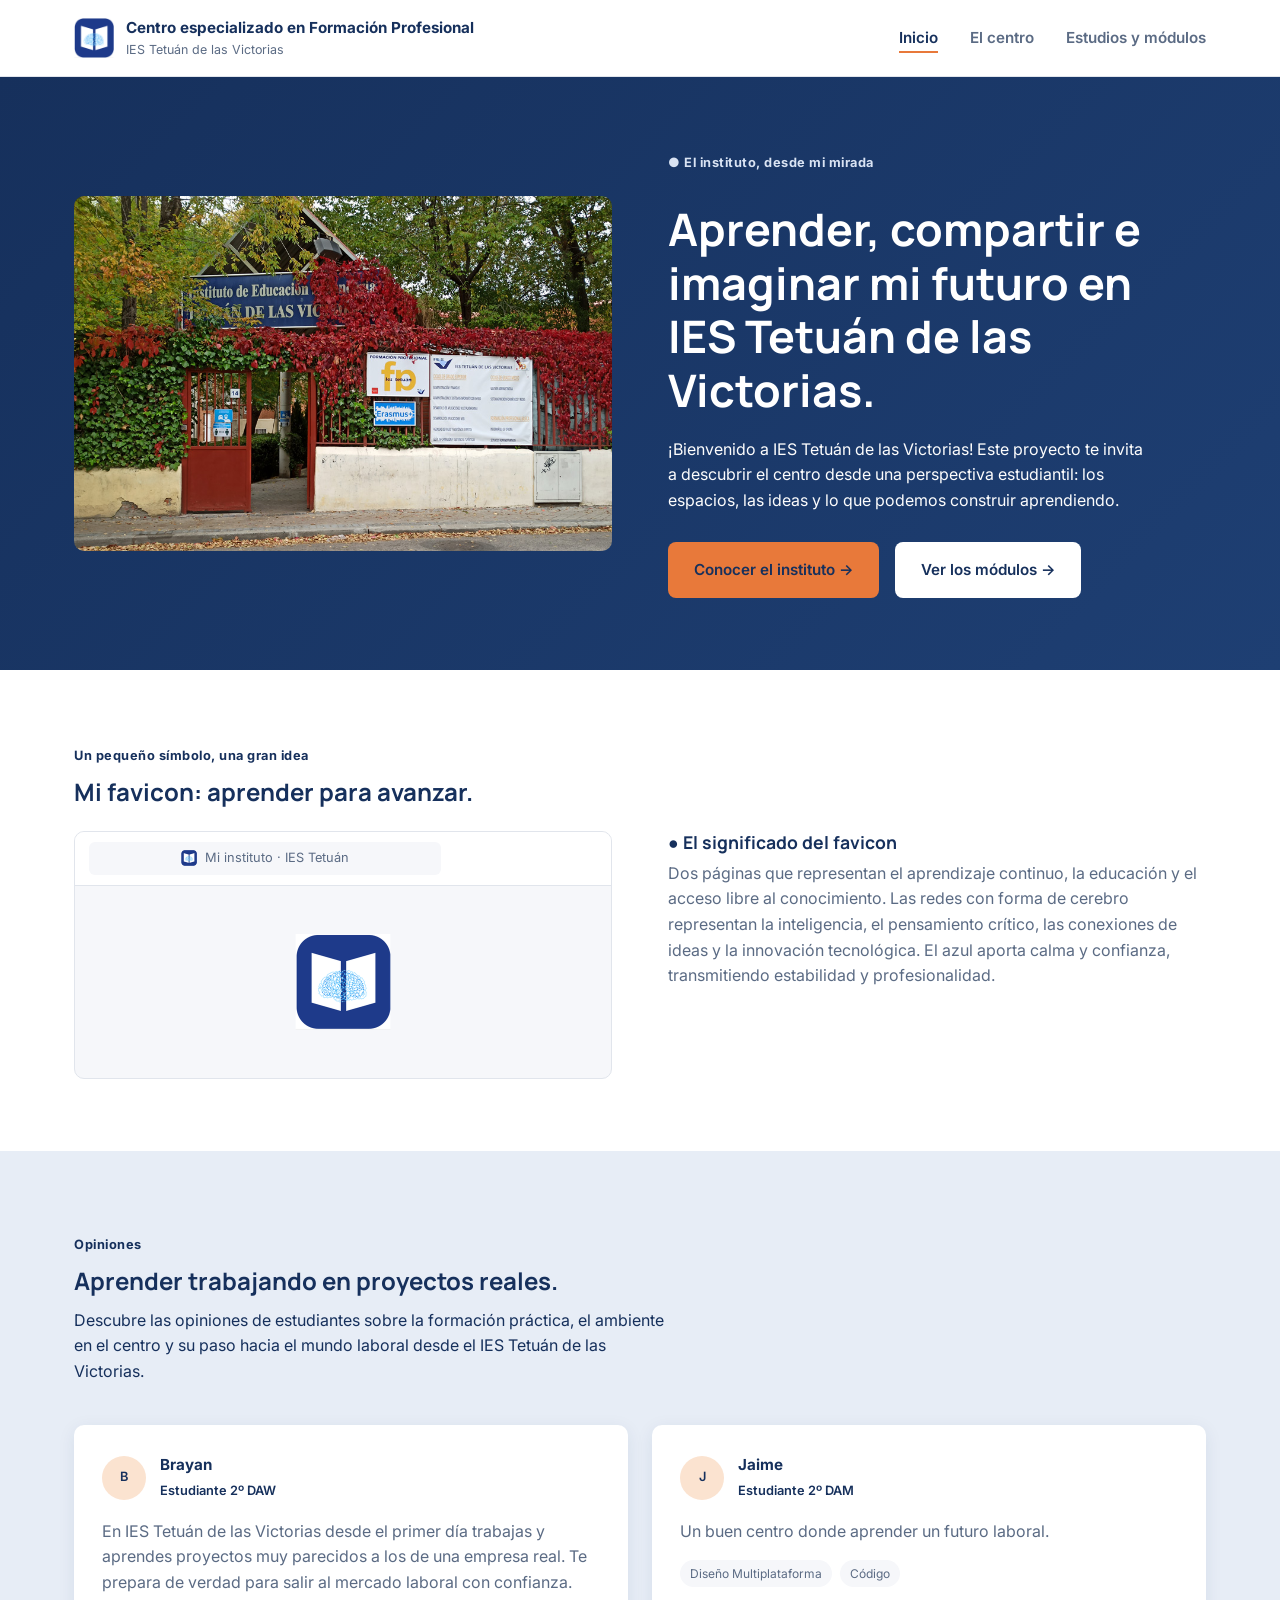
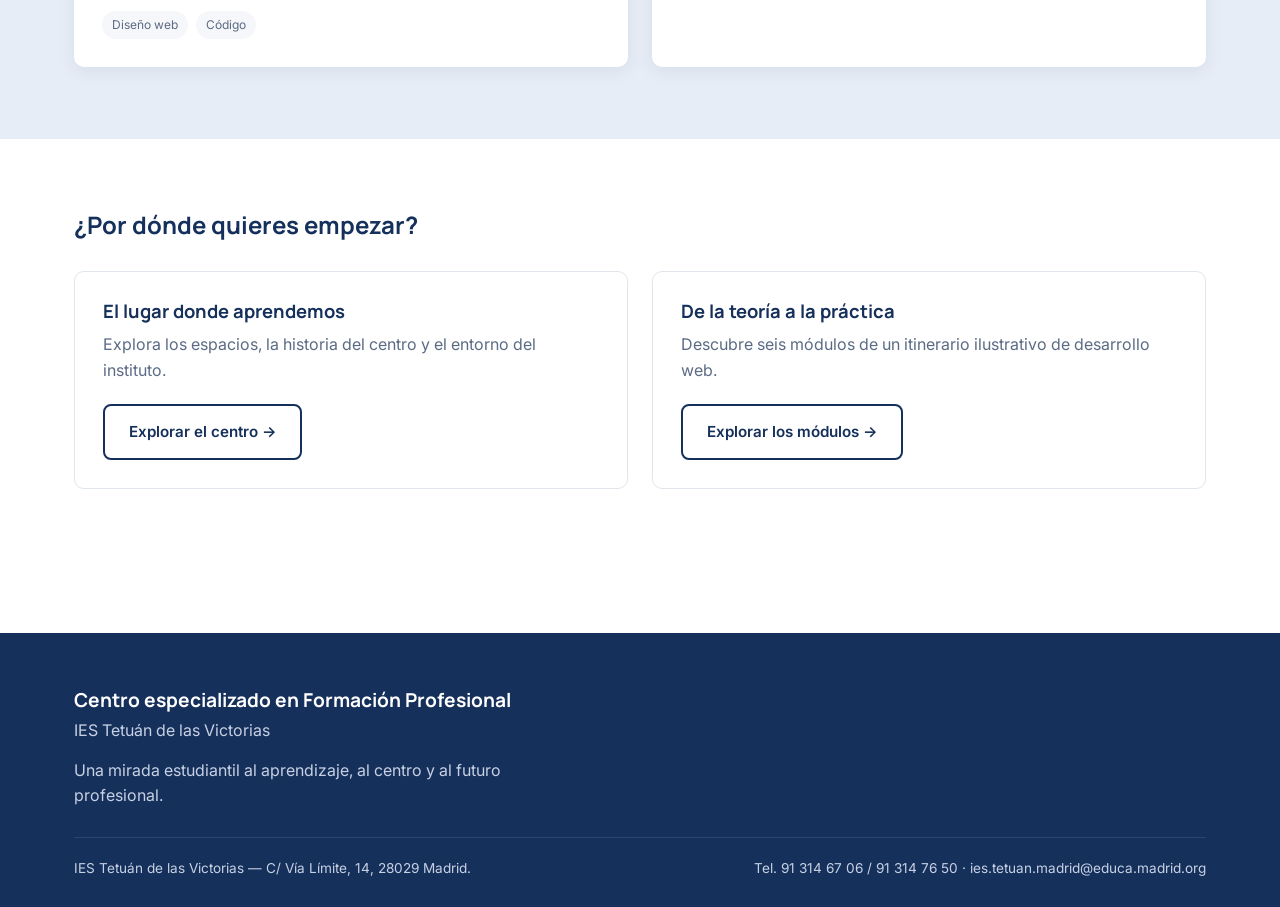
<file: ies-tetuan/index.html>
<!DOCTYPE html>
<html lang="es">
<head>
  <meta charset="UTF-8">
  <meta name="viewport" content="width=device-width, initial-scale=1.0">
  <title>Mi instituto IES Tetuán de las Victorias | Inicio</title>

  <!-- Favicon personalizado con el libro y cerebro -->
  <link rel="icon" href="img/favicon.ico" sizes="any">
  <link rel="icon" type="image/png" sizes="16x16" href="img/favicon-16x16.png">
  <link rel="icon" type="image/png" sizes="32x32" href="img/favicon-32x32.png">

  <link rel="preconnect" href="https://fonts.googleapis.com">
  <link href="https://fonts.googleapis.com/css2?family=Inter:wght@400;500;600&family=Manrope:wght@700;800&display=swap" rel="stylesheet">

  <link rel="stylesheet" href="css/style.css">
</head>
<body>

  <!-- Menu superior y logo -->
  <header class="cabecera">
    <div class="contenedor">
      <a href="index.html" class="marca">
        <img src="img/icon-192.png" alt="Icono del sitio: libro abierto con red de ideas">
        <span class="marca__texto">
          <strong>Centro especializado en Formación Profesional</strong>
          <span>IES Tetuán de las Victorias</span>
        </span>
      </a>

      <nav class="nav-principal" aria-label="Navegación principal">
        <ul>
          <li><a href="index.html" aria-current="page">Inicio</a></li>
          <li><a href="centro.html">El centro</a></li>
          <li><a href="estudios.html">Estudios y módulos</a></li>
        </ul>
      </nav>

      <button class="menu-movil" aria-label="Abrir menú de navegación">☰ </button>
    </div>
  </header>

  <main>

    <!-- primeraseccion -->
    <section class="primeraseccion">
      <div class="contenedor">

        <div class="primeraseccion__imagen">
          <img src="img/ies.jpg" alt="Entrada del IES Tetuán de las Victorias" class="primeraseccion__foto">
        </div>

        <div class="primeraseccion__texto">
          <p class="etiqueta">● El instituto, desde mi mirada</p>
          <h1>Aprender, compartir e imaginar mi futuro en IES Tetuán de las Victorias.</h1>
          <p>¡Bienvenido a IES Tetuán de las Victorias! Este proyecto te invita a descubrir el centro desde una perspectiva estudiantil: los espacios, las ideas y lo que podemos construir aprendiendo.</p>

          <div class="primeraseccion__botones">
            <a href="centro.html" class="boton boton--principal">Conocer el instituto →</a>
            <a href="estudios.html" class="boton boton--secundario">Ver los módulos →</a>
          </div>
        </div>

      </div>
    </section>

    <!-- favicon explicado-->

    <section class="favicon-destacado seccion">
      <div class="contenedor">

        <div class="favicon-destacado__vista">
          <p class="etiqueta" style="color:var(--color-azul-oscuro);">Un pequeño símbolo, una gran idea</p>
          <h2 style="margin-bottom:24px;">Mi favicon: aprender para avanzar.</h2>

          <div class="navegador-simulado">
            <div class="navegador-simulado__barra">
              <span class="navegador-simulado__pestaña">
                <img src="img/favicon-32x32.png" alt="">
                Mi instituto · IES Tetuán
              </span>
            </div>
            <div class="navegador-simulado__lienzo">
              <img src="img/icon-192.png" alt="Favicon diseñado por el alumno: libro abierto con una red de ideas en azul">
            </div>
          </div>
        </div>

        <div class="favicon-destacado__info">
          <h3>● El significado del favicon</h3>
          <p>Dos páginas que representan el aprendizaje continuo, la educación y el acceso libre al conocimiento. Las redes con forma de cerebro representan la inteligencia, el pensamiento crítico, las conexiones de ideas y la innovación tecnológica. El azul aporta calma y confianza, transmitiendo estabilidad y profesionalidad.</p>
        </div>

      </div>
    </section>

    <!-- Opiniones de compañeros -->
    <section class="opiniones seccion">
      <div class="contenedor">

        <div class="opiniones__cabecera">
          <p class="etiqueta">Opiniones</p>
          <h2>Aprender trabajando en proyectos reales.</h2>
          <p>Descubre las opiniones de estudiantes sobre la formación práctica, el ambiente en el centro y su paso hacia el mundo laboral desde el IES Tetuán de las Victorias.</p>
        </div>

        <ul class="opiniones__lista">
          <li class="tarjeta-opinion">
            <div class="tarjeta-opinion__autor">
              <span class="tarjeta-opinion__avatar" aria-hidden="true">B</span>
              <div>
                <strong>Brayan</strong>
                <span>Estudiante 2º DAW</span>
              </div>
            </div>
            <p>En IES Tetuán de las Victorias desde el primer día trabajas y aprendes proyectos muy parecidos a los de una empresa real. Te prepara de verdad para salir al mercado laboral con confianza.</p>
            <div class="tarjeta-opinion__temas">
              <span>Diseño web</span>
              <span>Código</span>
            </div>
          </li>

          <li class="tarjeta-opinion">
            <div class="tarjeta-opinion__autor">
              <span class="tarjeta-opinion__avatar" aria-hidden="true">J</span>
              <div>
                <strong>Jaime</strong>
                <span>Estudiante 2º DAM</span>
              </div>
            </div>
            <p>Un buen centro donde aprender un futuro laboral.</p>
            <div class="tarjeta-opinion__temas">
              <span>Diseño Multiplataforma</span>
              <span>Código</span>
            </div>
          </li>
        </ul>

      </div>
    </section>

    <!-- Enlaces a las demás páginas -->
    <section class="cta-dobles seccion">
      <div class="contenedor">
        <h2 style="margin-bottom:32px;">¿Por dónde quieres empezar?</h2>

        <div class="cta-dobles__lista">
          <article class="tarjeta-cta">
            <h3>El lugar donde aprendemos</h3>
            <p>Explora los espacios, la historia del centro y el entorno del instituto.</p>
            <a href="centro.html" class="boton boton--contorno">Explorar el centro →</a>
          </article>

          <article class="tarjeta-cta">
            <h3>De la teoría a la práctica</h3>
            <p>Descubre seis módulos de un itinerario ilustrativo de desarrollo web.</p>
            <a href="estudios.html" class="boton boton--contorno">Explorar los módulos →</a>
          </article>
        </div>
      </div>
    </section>

  </main>

  <!-- Pie de página con datos -->
  <footer class="pie">
    <div class="contenedor">
      <h2>Centro especializado en Formación Profesional</h2>
      <p>IES Tetuán de las Victorias</p>
      <p class="pie__descripcion">Una mirada estudiantil al aprendizaje, al centro y al futuro profesional.</p>
      <hr class="pie__linea">
      <div class="pie__contacto">
        <span>IES Tetuán de las Victorias — C/ Vía Límite, 14, 28029 Madrid.</span>
        <span>Tel. 91 314 67 06 / 91 314 76 50 · ies.tetuan.madrid@educa.madrid.org</span>
      </div>
    </div>
  </footer>

</body>
</html>
</file>
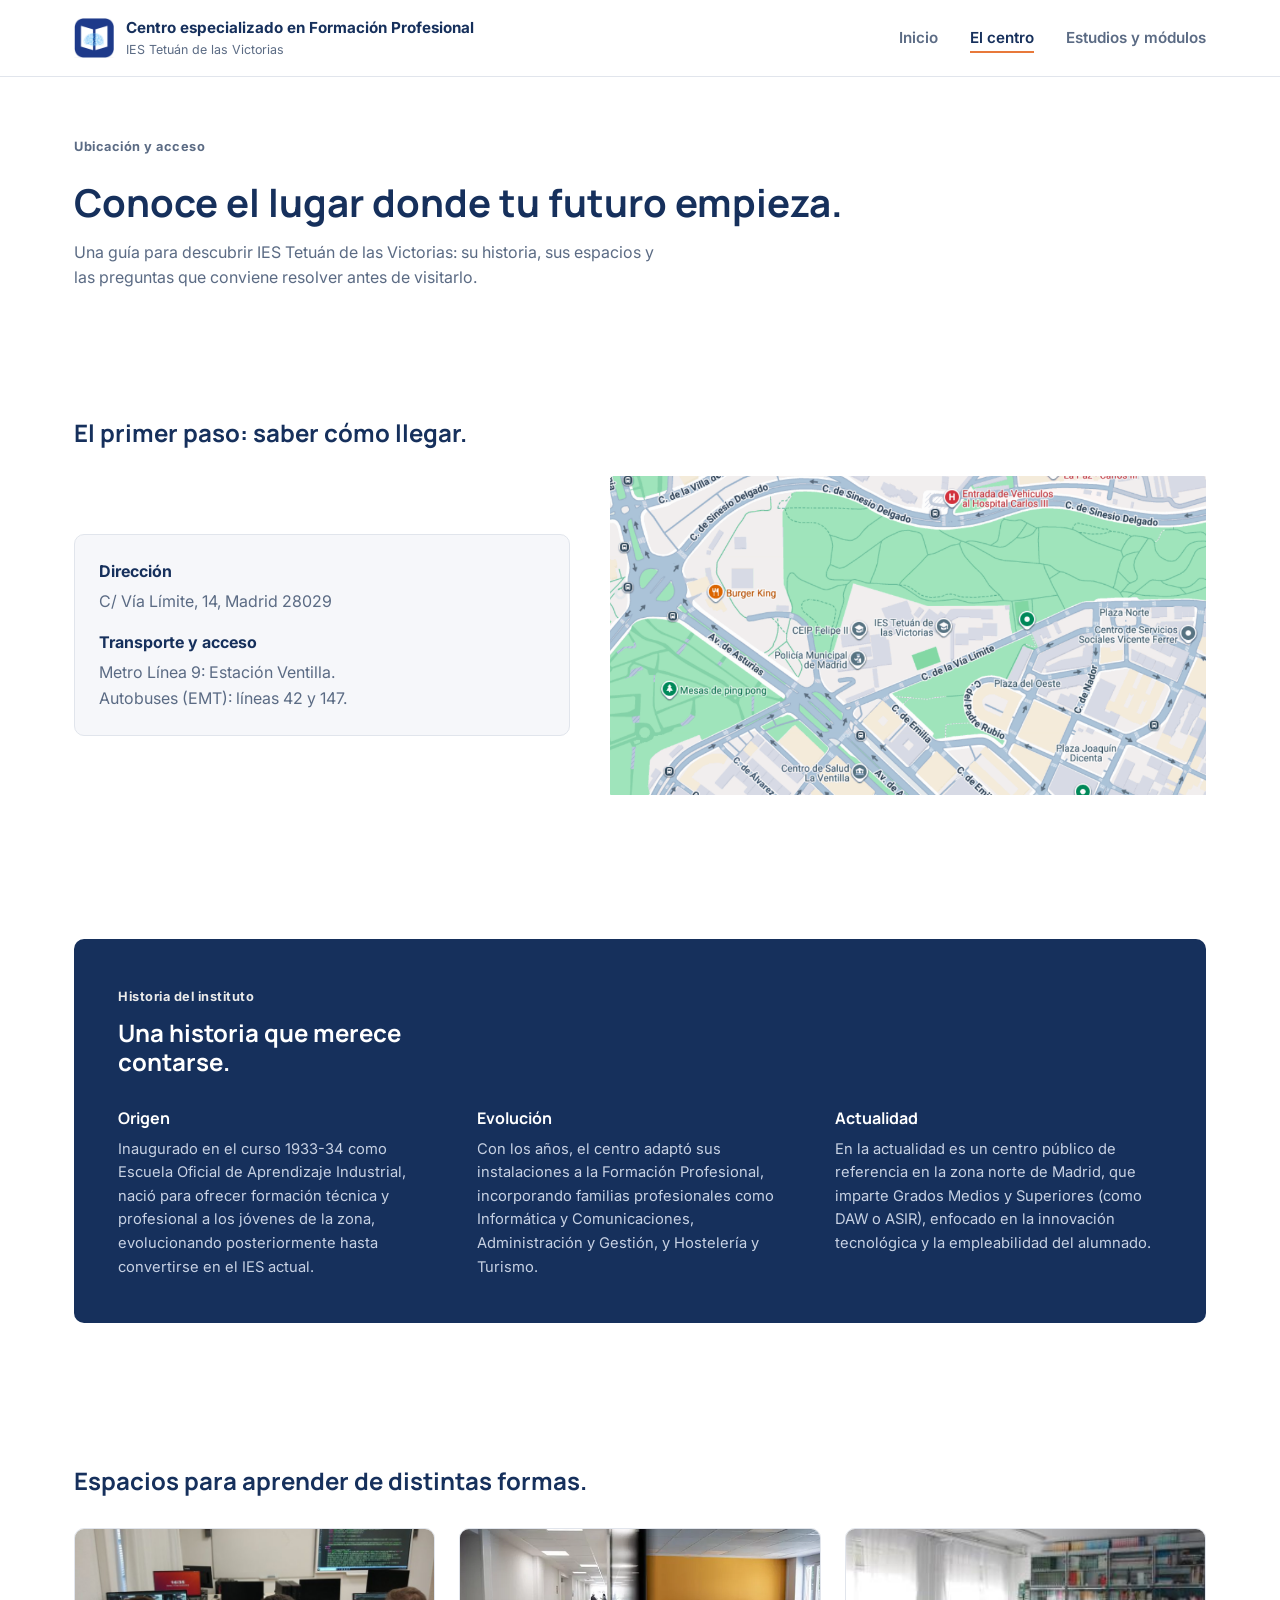
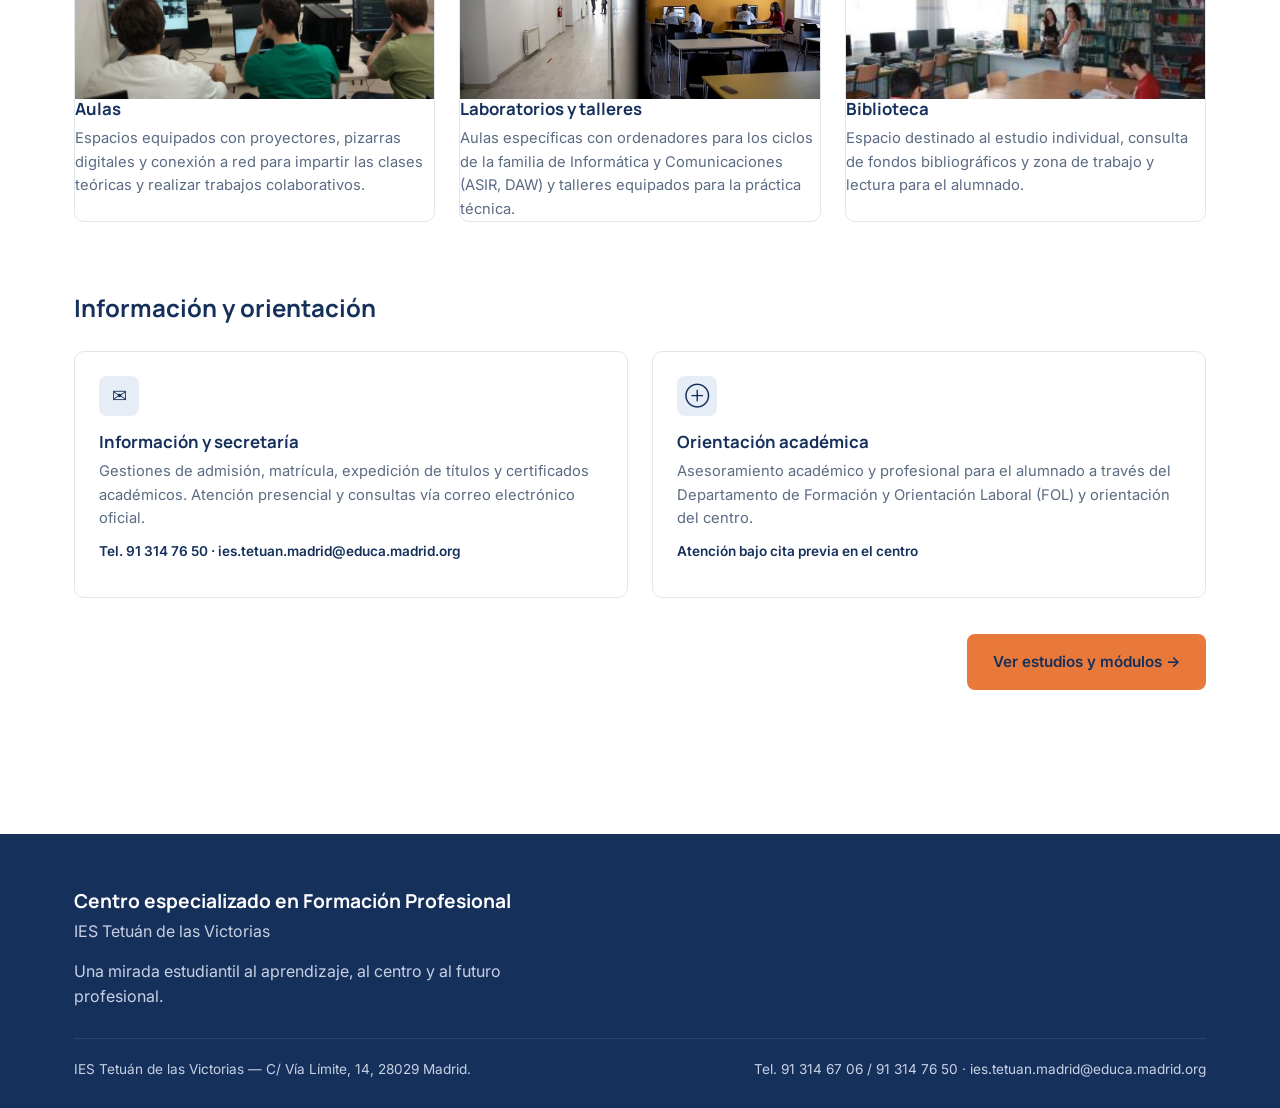
<file: ies-tetuan/centro.html>
<!DOCTYPE html>
<html lang="es">
<head>
  <meta charset="UTF-8">
  <meta name="viewport" content="width=device-width, initial-scale=1.0">
  <title>El centro | IES Tetuán de las Victorias</title>

  <!-- Favicon personalizado con el libro y cerebro -->
  <link rel="icon" href="img/favicon.ico" sizes="any">
  <link rel="icon" type="image/png" sizes="16x16" href="img/favicon-16x16.png">
  <link rel="icon" type="image/png" sizes="32x32" href="img/favicon-32x32.png">

  <link rel="preconnect" href="https://fonts.googleapis.com">
  <link href="https://fonts.googleapis.com/css2?family=Inter:wght@400;500;600&family=Manrope:wght@700;800&display=swap" rel="stylesheet">

  <link rel="stylesheet" href="css/style.css">
</head>
<body>

  <!-- Cabecera  -->
  <header class="cabecera">
    <div class="contenedor">
      <a href="index.html" class="marca">
        <img src="img/icon-192.png" alt="Icono del sitio: libro abierto con red de ideas">
        <span class="marca__texto">
          <strong>Centro especializado en Formación Profesional</strong>
          <span>IES Tetuán de las Victorias</span>
        </span>
      </a>

      <nav class="nav-principal" aria-label="Navegación principal">
        <ul>
          <li><a href="index.html">Inicio</a></li>
          <li><a href="centro.html" aria-current="page">El centro</a></li>
          <li><a href="estudios.html">Estudios y módulos</a></li>
        </ul>
      </nav>

      <button class="menu-movil" aria-label="Abrir menú de navegación">☰ </button>
    </div>
  </header>

  <main>
    <div class="contenedor">
      <!-- Navegación secundaria  -->
      <nav class="navegacionsecundaria" aria-label="Ruta de navegación">
      </nav>

      <section class="primeraseccion-pagina">
        <p class="etiqueta">Ubicación y acceso</p>
        <h1>Conoce el lugar donde tu futuro empieza.</h1>
        <p>Una guía para descubrir IES Tetuán de las Victorias: su historia, sus espacios y las preguntas que conviene resolver antes de visitarlo.</p>
      </section>
    </div>

    <!-- Ubicación y acceso con flexbox -->
    <section class="seccion">
      <div class="contenedor">
        <h2 style="margin-bottom:28px;">El primer paso: saber cómo llegar.</h2>

        <div class="ubicacion__contenido">
          <div class="ubicacion__ficha">
            <dl class="ficha-datos">
              <dt>Dirección</dt>
              <dd>C/ Vía Límite, 14, Madrid 28029</dd>

              <dt>Transporte y acceso</dt>
              <dd>
                Metro Línea 9: Estación Ventilla.<br>
                Autobuses (EMT): líneas 42 y 147.
              </dd>
            </dl>
          </div>

          <div class="ubicacion__mapa">
            <img src="img/ubicacion.png" alt="Mapa de ubicación del IES Tetuán de las Victorias" class="ubicacion__foto-mapa">
          </div>
        </div>
      </div>
    </section>

    <!-- Historia del insti -->
    <section class="seccion">
      <div class="contenedor">
        <div class="historia">
          <div class="historia__titulo">
            <p class="etiqueta">Historia del instituto</p>
            <h2>Una historia que merece contarse.</h2>
          </div>

          <div class="historia__lista">
            <div class="historia__item">
              <h3>Origen</h3>
              <p>Inaugurado en el curso 1933-34 como Escuela Oficial de Aprendizaje Industrial, nació para ofrecer formación técnica y profesional a los jóvenes de la zona, evolucionando posteriormente hasta convertirse en el IES actual.</p>
            </div>
            <div class="historia__item">
              <h3>Evolución</h3>
              <p>Con los años, el centro adaptó sus instalaciones a la Formación Profesional, incorporando familias profesionales como Informática y Comunicaciones, Administración y Gestión, y Hostelería y Turismo.</p>
            </div>
            <div class="historia__item">
              <h3>Actualidad</h3>
              <p>En la actualidad es un centro público de referencia en la zona norte de Madrid, que imparte Grados Medios y Superiores (como DAW o ASIR), enfocado en la innovación tecnológica y la empleabilidad del alumnado.</p>
            </div>
          </div>
        </div>
      </div>
    </section>

    <!-- Espacios del centro -->
     
    <section class="seccion">
      <div class="contenedor">
        <h2 class="espacios__titulo">Espacios para aprender de distintas formas.</h2>

        <ul class="espacios__lista">
          <li class="tarjeta-espacio">
            <img src="img/clase1.jpg" alt="Aulas y laboratorios de informática" class="tarjeta-espacio__foto">
            <div class="tarjeta-espacio__texto">
              <h3>Aulas</h3>
              <p>Espacios equipados con proyectores, pizarras digitales y conexión a red para impartir las clases teóricas y realizar trabajos colaborativos.</p>
            </div>
          </li>

          <li class="tarjeta-espacio">
            <img src="img/clase2.png" alt="Laboratorios y talleres del centro" class="tarjeta-espacio__foto">
            <div class="tarjeta-espacio__texto">
              <h3>Laboratorios y talleres</h3>
              <p>Aulas específicas con ordenadores para los ciclos de la familia de Informática y Comunicaciones (ASIR, DAW) y talleres equipados para la práctica técnica.</p>
            </div>
          </li>

          <li class="tarjeta-espacio">
            <img src="img/clase3.png" alt="Biblioteca del centro" class="tarjeta-espacio__foto">
            <div class="tarjeta-espacio__texto">
              <h3>Biblioteca</h3>
              <p>Espacio destinado al estudio individual, consulta de fondos bibliográficos y zona de trabajo y lectura para el alumnado.</p>
            </div>
          </li>
        </ul>
      </div>
    </section>

    <!-- Información y orientación -->
    <section class="seccion" style="padding-top:0;">
      <div class="contenedor">
        <h2 class="orientacion__titulo">Información y orientación</h2>

        <div class="orientacion__lista">
          <article class="tarjeta-orientacion">
            <div class="tarjeta-orientacion__icono" aria-hidden="true">✉ </div>
            <h3>Información y secretaría</h3>
            <p>Gestiones de admisión, matrícula, expedición de títulos y certificados académicos. Atención presencial y consultas vía correo electrónico oficial.</p>
            <p class="dato-contacto">Tel. 91 314 76 50 · ies.tetuan.madrid@educa.madrid.org</p>
          </article>

          <article class="tarjeta-orientacion">
            <div class="tarjeta-orientacion__icono" aria-hidden="true">⊕ </div>
            <h3>Orientación académica</h3>
            <p>Asesoramiento académico y profesional para el alumnado a través del Departamento de Formación y Orientación Laboral (FOL) y orientación del centro.</p>
            <p class="dato-contacto">Atención bajo cita previa en el centro</p>
          </article>
        </div>

        <div class="orientacion__cta">
          <a href="estudios.html" class="boton boton--principal">Ver estudios y módulos →</a>
        </div>
      </div>
    </section>
  </main>

  <footer class="pie">
    <div class="contenedor">
      <h2>Centro especializado en Formación Profesional</h2>
      <p>IES Tetuán de las Victorias</p>
      <p class="pie__descripcion">Una mirada estudiantil al aprendizaje, al centro y al futuro profesional.</p>
      <hr class="pie__linea">
      <div class="pie__contacto">
        <span>IES Tetuán de las Victorias — C/ Vía Límite, 14, 28029 Madrid.</span>
        <span>Tel. 91 314 67 06 / 91 314 76 50 · ies.tetuan.madrid@educa.madrid.org</span>
      </div>
    </div>
  </footer>

</body>
</html>
</file>
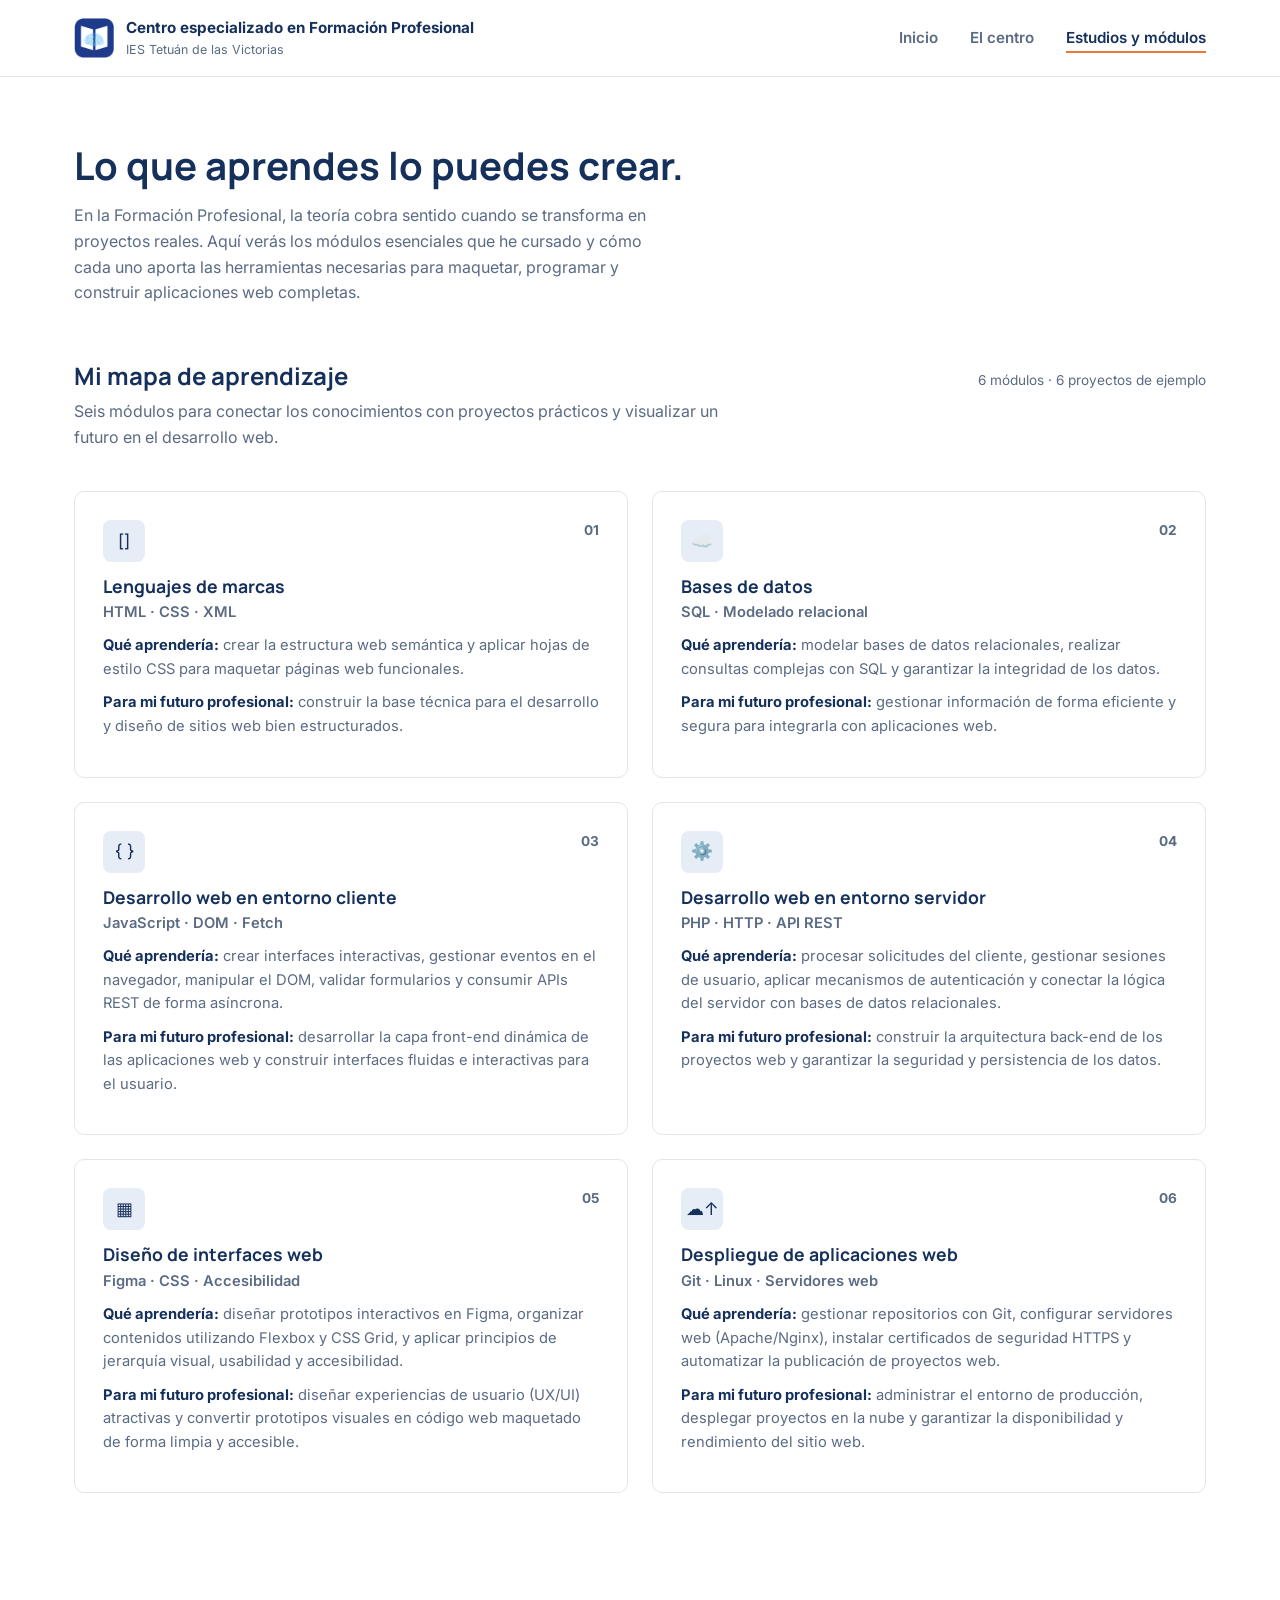
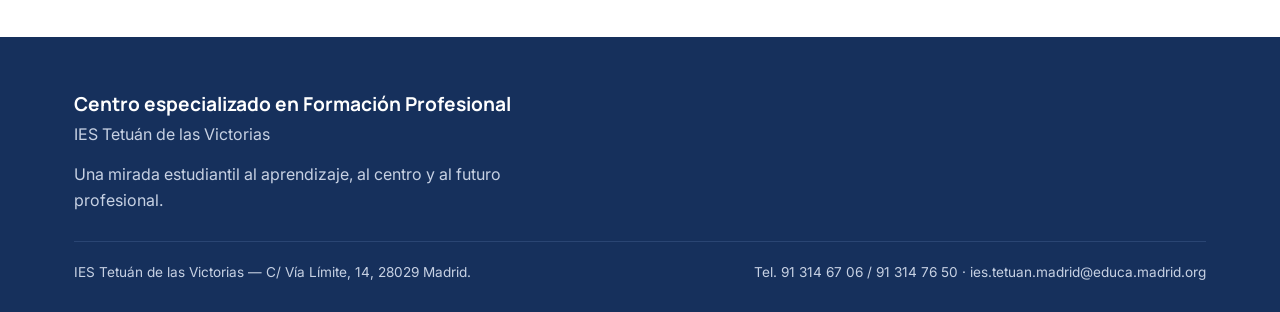
<file: ies-tetuan/estudios.html>
<!DOCTYPE html>
<html lang="es">
<head>
  <meta charset="UTF-8">
  <meta name="viewport" content="width=device-width, initial-scale=1.0">
  <title>Estudios y módulos | IES Tetuán de las Victorias</title>

  <!-- Favicon personalizado con el libro y cerebro -->
  <link rel="icon" href="img/favicon.ico" sizes="any">
  <link rel="icon" type="image/png" sizes="16x16" href="img/favicon-16x16.png">
  <link rel="icon" type="image/png" sizes="32x32" href="img/favicon-32x32.png">

  <link rel="preconnect" href="https://fonts.googleapis.com">
  <link href="https://fonts.googleapis.com/css2?family=Inter:wght@400;500;600&family=Manrope:wght@700;800&display=swap" rel="stylesheet">

  <link rel="stylesheet" href="css/style.css">
</head>
<body>

  <!-- Cabecera común -->
  <header class="cabecera">
    <div class="contenedor">
      <a href="index.html" class="marca">
        <img src="img/icon-192.png" alt="Icono del sitio: libro abierto con red de ideas">
        <span class="marca__texto">
          <strong>Centro especializado en Formación Profesional</strong>
          <span>IES Tetuán de las Victorias</span>
        </span>
      </a>

      <nav class="nav-principal" aria-label="Navegación principal">
        <ul>
          <li><a href="index.html">Inicio</a></li>
          <li><a href="centro.html">El centro</a></li>
          <li><a href="estudios.html" aria-current="page">Estudios y módulos</a></li>
        </ul>
      </nav>

      <button class="menu-movil" aria-label="Abrir menú de navegación">☰ </button>
    </div>
  </header>

  <main>
    <div class="contenedor">
      <!-- Navegación secundaria  -->
      <nav class="navegacionsecundaria" aria-label="Ruta de navegación">
      </nav>

      <section class="primeraseccion-pagina">
        <h1>Lo que aprendes lo puedes crear.</h1>
        <p>En la Formación Profesional, la teoría cobra sentido cuando se transforma en proyectos reales. Aquí verás los módulos esenciales que he cursado y cómo cada uno aporta las herramientas necesarias para maquetar, programar y construir aplicaciones web completas.</p>
      </section>
    </div>

    <!-- Aprendizaje con grid .. -->
    <section class="seccion" style="padding-top:0;">
      <div class="contenedor">

        <div class="mapa-aprendizaje__cabecera">
          <h2>Mi mapa de aprendizaje</h2>
          <span>6 módulos · 6 proyectos de ejemplo</span>
        </div>
        <p class="mapa-aprendizaje__intro">Seis módulos para conectar los conocimientos con proyectos prácticos y visualizar un futuro en el desarrollo web.</p>

        <div class="modulos__cuadricula">

          <article class="tarjeta-modulo">
            <div class="tarjeta-modulo__cabecera">
              <span class="tarjeta-modulo__icono" aria-hidden="true">[]</span>
              <span class="tarjeta-modulo__numero">01</span>
            </div>
            <h3>Lenguajes de marcas</h3>
            <p class="tarjeta-modulo__etiquetas">HTML · CSS · XML</p>
            <p><strong>Qué aprendería:</strong> crear la estructura web semántica y aplicar hojas de estilo CSS para maquetar páginas web funcionales.</p>
            <p><strong>Para mi futuro profesional:</strong> construir la base técnica para el desarrollo y diseño de sitios web bien estructurados.</p>
          </article>

          <article class="tarjeta-modulo">
            <div class="tarjeta-modulo__cabecera">
              <span class="tarjeta-modulo__icono" aria-hidden="true">☁️</span>
              <span class="tarjeta-modulo__numero">02</span>
            </div>
            <h3>Bases de datos</h3>
            <p class="tarjeta-modulo__etiquetas">SQL · Modelado relacional</p>
            <p><strong>Qué aprendería:</strong> modelar bases de datos relacionales, realizar consultas complejas con SQL y garantizar la integridad de los datos.</p>
            <p><strong>Para mi futuro profesional:</strong> gestionar información de forma eficiente y segura para integrarla con aplicaciones web.</p>
          </article>

          <article class="tarjeta-modulo">
            <div class="tarjeta-modulo__cabecera">
              <span class="tarjeta-modulo__icono" aria-hidden="true">{ }</span>
              <span class="tarjeta-modulo__numero">03</span>
            </div>
            <h3>Desarrollo web en entorno cliente</h3>
            <p class="tarjeta-modulo__etiquetas">JavaScript · DOM · Fetch</p>
            <p><strong>Qué aprendería:</strong> crear interfaces interactivas, gestionar eventos en el navegador, manipular el DOM, validar formularios y consumir APIs REST de forma asíncrona.</p>
            <p><strong>Para mi futuro profesional:</strong> desarrollar la capa front-end dinámica de las aplicaciones web y construir interfaces fluidas e interactivas para el usuario.</p>
          </article>

          <article class="tarjeta-modulo">
            <div class="tarjeta-modulo__cabecera">
              <span class="tarjeta-modulo__icono" aria-hidden="true">⚙️</span>
              <span class="tarjeta-modulo__numero">04</span>
            </div>
            <h3>Desarrollo web en entorno servidor</h3>
            <p class="tarjeta-modulo__etiquetas">PHP · HTTP · API REST</p>
            <p><strong>Qué aprendería:</strong> procesar solicitudes del cliente, gestionar sesiones de usuario, aplicar mecanismos de autenticación y conectar la lógica del servidor con bases de datos relacionales.</p>
            <p><strong>Para mi futuro profesional:</strong> construir la arquitectura back-end de los proyectos web y garantizar la seguridad y persistencia de los datos.</p>
          </article>

          <article class="tarjeta-modulo">
            <div class="tarjeta-modulo__cabecera">
              <span class="tarjeta-modulo__icono" aria-hidden="true">▦</span>
              <span class="tarjeta-modulo__numero">05</span>
            </div>
            <h3>Diseño de interfaces web</h3>
            <p class="tarjeta-modulo__etiquetas">Figma · CSS · Accesibilidad</p>
            <p><strong>Qué aprendería:</strong> diseñar prototipos interactivos en Figma, organizar contenidos utilizando Flexbox y CSS Grid, y aplicar principios de jerarquía visual, usabilidad y accesibilidad.</p>
            <p><strong>Para mi futuro profesional:</strong> diseñar experiencias de usuario (UX/UI) atractivas y convertir prototipos visuales en código web maquetado de forma limpia y accesible.</p>
          </article>

          <article class="tarjeta-modulo">
            <div class="tarjeta-modulo__cabecera">
              <span class="tarjeta-modulo__icono" aria-hidden="true">☁↑</span>
              <span class="tarjeta-modulo__numero">06</span>
            </div>
            <h3>Despliegue de aplicaciones web</h3>
            <p class="tarjeta-modulo__etiquetas">Git · Linux · Servidores web</p>
            <p><strong>Qué aprendería:</strong> gestionar repositorios con Git, configurar servidores web (Apache/Nginx), instalar certificados de seguridad HTTPS y automatizar la publicación de proyectos web.</p>
            <p><strong>Para mi futuro profesional:</strong> administrar el entorno de producción, desplegar proyectos en la nube y garantizar la disponibilidad y rendimiento del sitio web.</p>
          </article>

        </div>
      </div>
    </section>
  </main>

  <footer class="pie">
    <div class="contenedor">
      <h2>Centro especializado en Formación Profesional</h2>
      <p>IES Tetuán de las Victorias</p>
      <p class="pie__descripcion">Una mirada estudiantil al aprendizaje, al centro y al futuro profesional.</p>
      <hr class="pie__linea">
      <div class="pie__contacto">
        <span>IES Tetuán de las Victorias — C/ Vía Límite, 14, 28029 Madrid.</span>
        <span>Tel. 91 314 67 06 / 91 314 76 50 · ies.tetuan.madrid@educa.madrid.org</span>
      </div>
    </div>
  </footer>

</body>
</html>
</file>
<file: ies-tetuan/css/style.css>
/*Css para la pagina del insti  */

:root {
  --color-azul-oscuro: #16305c;   /* Fondo de cabecera, hero y pie */
  --color-azul-medio: #1e3f73;    /* Degradados y hover sobre azul */
  --color-naranja: #e8793a;       /* Color de acento / llamadas a la acción */
  --color-naranja-hover: #d46a2e;
  --color-texto-principal: #16305c;
  --color-texto-secundario: #5b6b84;
  --color-fondo-claro: #f6f7fa;
  --color-fondo-opiniones: #e7edf6;
  --color-blanco: #ffffff;
  --color-borde: #e1e5ec;

  --fuente-titulos: "Manrope", "Segoe UI", sans-serif;
  --fuente-texto: "Inter", "Segoe UI", sans-serif;

  --radio-borde: 10px;
  --sombra-suave: 0 4px 18px rgba(22, 48, 92, 0.08);
  --ancho-maximo: 1180px;
}

*,
*::before,
*::after {
  box-sizing: border-box;
  margin: 0;
  padding: 0;
}

html {
  scroll-behavior: smooth;
}

body {
  font-family: var(--fuente-texto);
  color: var(--color-texto-principal);
  line-height: 1.6;
  background-color: var(--color-blanco);
}

img {
  max-width: 100%;
  display: block;
}

a {
  text-decoration: none;
  color: inherit;
}

ul {
  list-style: none;
}

h1, h2, h3, h4 {
  font-family: var(--fuente-titulos);
  line-height: 1.2;
  color: var(--color-azul-oscuro);
}

/* Accesibilidad: foco visible para navegación con teclado */
a:focus-visible,
button:focus-visible {
  outline: 3px solid var(--color-naranja);
  outline-offset: 3px;
}

/* --- Contenedor general --- */
.contenedor {
  width: 100%;
  max-width: var(--ancho-maximo);
  margin: 0 auto;
  padding: 0 24px;
}

.seccion {
  padding: 72px 0;
}

.etiqueta {
  display: inline-block;
  font-size: 0.8rem;
  font-weight: 700;
  color: var(--color-naranja);
  letter-spacing: 0.04em;
  margin-bottom: 12px;
}

.boton {
  display: inline-flex;
  align-items: center;
  gap: 8px;
  padding: 14px 24px;
  border-radius: 8px;
  font-weight: 600;
  font-size: 0.95rem;
  border: 2px solid transparent;
  cursor: pointer;
  transition: transform 0.15s ease, background-color 0.15s ease;
}

.boton:hover {
  transform: translateY(-2px);
}

.boton--principal {
  background-color: var(--color-naranja);
  color: var(--color-azul-oscuro);
}

.boton--principal:hover {
  background-color: var(--color-naranja-hover);
}

.boton--secundario {
  background-color: var(--color-blanco);
  color: var(--color-azul-oscuro);
}

.boton--contorno {
  background-color: transparent;
  border-color: var(--color-azul-oscuro);
  color: var(--color-azul-oscuro);
}

/* --- Cabecera y navegación --- */
.cabecera {
  background-color: var(--color-blanco);
  border-bottom: 1px solid var(--color-borde);
  position: sticky;
  top: 0;
  z-index: 10;
}

.cabecera .contenedor {
  display: flex;
  align-items: center;
  justify-content: space-between;
  padding-top: 16px;
  padding-bottom: 16px;
}

.marca {
  display: flex;
  align-items: center;
  gap: 12px;
}

.marca img {
  width: 40px;
  height: 40px;
}

.marca__texto strong {
  display: block;
  font-size: 0.95rem;
  color: var(--color-azul-oscuro);
}

.marca__texto span {
  display: block;
  font-size: 0.78rem;
  color: var(--color-texto-secundario);
}

.nav-principal ul {
  display: flex;
  gap: 32px;
}

.nav-principal a {
  font-weight: 600;
  font-size: 0.95rem;
  color: var(--color-texto-secundario);
  padding-bottom: 4px;
  border-bottom: 2px solid transparent;
  transition: color 0.15s ease, border-color 0.15s ease;
}

.nav-principal a:hover {
  color: var(--color-azul-oscuro);
}

.nav-principal a[aria-current="page"] {
  color: var(--color-azul-oscuro);
  border-bottom-color: var(--color-naranja);
}

/* Botón de menú responsive */
.menu-movil {
  display: none;
  background: none;
  border: none;
  font-size: 1.6rem;
  color: var(--color-azul-oscuro);
}

/* --- Navegación secundaria (migas de pan) --- */
.navegacionsecundaria {
  padding: 24px 0 0;
  font-size: 0.85rem;
  color: var(--color-texto-secundario);
}

.navegacionsecundaria a {
  color: var(--color-texto-secundario);
}

.navegacionsecundaria a:hover {
  color: var(--color-naranja);
}

/* Primera seccion */

.primeraseccion {
  background: linear-gradient(135deg, var(--color-azul-oscuro), var(--color-azul-medio));
  color: var(--color-blanco);
  padding: 72px 0;
}

.primeraseccion .contenedor {
  display: flex;
  align-items: center;
  gap: 56px;
}

.primeraseccion__imagen,
.primeraseccion__texto {
  flex: 1 1 0;
}

.primeraseccion__imagen .marcador-imagen {
  aspect-ratio: 4 / 3;
  border-radius: var(--radio-borde);
}
.primeraseccion__foto {
  width: 100%;
  height: 100%;
  max-height: 380px;
  object-fit: cover;
  border-radius: var(--radio-borde);
  display: block;
}
.primeraseccion__texto h1 {
  color: var(--color-blanco);
  font-size: clamp(2rem, 4vw, 2.8rem);
  margin-bottom: 20px;
}

.primeraseccion__texto .etiqueta {
  color: #d9e3f3;
}

.primeraseccion__texto p {
  color: #fdfdfd;
  margin-bottom: 28px;
  max-width: 48ch;
}

.primeraseccion__botones {
  display: flex;
  flex-wrap: wrap;
  gap: 16px;
}

/* --- Favicon destacado --- */
.favicon-destacado .contenedor {
  display: flex;
  align-items: center;
  gap: 56px;
}

.favicon-destacado__vista,
.favicon-destacado__info {
  flex: 1 1 0;
}

.navegador-simulado {
  background-color: var(--color-fondo-claro);
  border: 1px solid var(--color-borde);
  border-radius: var(--radio-borde);
  overflow: hidden;
}

.navegador-simulado__barra {
  display: flex;
  align-items: center;
  justify-content: flex-start;
  gap: 8px;
  padding: 10px 14px;
  background-color: var(--color-blanco);
  border-bottom: 1px solid var(--color-borde);
  font-size: 0.8rem;
  color: var(--color-texto-secundario);
}

.navegador-simulado__pestaña {
  display: flex;
  align-items: center;
  justify-content: flex-start;
  gap: 8px;
  background-color: var(--color-fondo-claro);
  padding: 6px 92px;
  border-radius: 6px;
}

.navegador-simulado__pestaña img {
  width: 16px;
  height: 16px;
}

.navegador-simulado__lienzo {
  display: flex;
  align-items: center;
  justify-content: center;
  padding: 48px;
}

.navegador-simulado__lienzo img {
  width: 96px;
  height: 96px;
}

.favicon-destacado__info h3 {
  font-size: 1.1rem;
  margin-bottom: 8px;
}

.favicon-destacado__info p {
  color: var(--color-texto-secundario);
}

/* --- Opiniones --- */
.opiniones {
  background-color: var(--color-fondo-opiniones);
}

.opiniones__cabecera {
  max-width: 60ch;
  margin-bottom: 40px;
}

.opiniones__cabecera p {
  color: var(--color-azul-oscuro);
  margin-top: 12px;
}

.opiniones__lista {
  display: flex;
  flex-wrap: wrap;
  gap: 24px;
}

.tarjeta-opinion {
  flex: 1 1 320px;
  background-color: var(--color-blanco);
  border-radius: var(--radio-borde);
  padding: 28px;
  box-shadow: var(--sombra-suave);
}

.tarjeta-opinion__autor {
  display: flex;
  align-items: center;
  gap: 14px;
  margin-bottom: 16px;
}

.tarjeta-opinion__avatar {
  width: 44px;
  height: 44px;
  border-radius: 50%;
  background-color: #fbe3d0;
  display: flex;
  align-items: center;
  justify-content: center;
  color: var(--color-naranja);
  font-weight: 700;
}

.tarjeta-opinion__autor strong {
  display: block;
  font-size: 0.95rem;
}

.tarjeta-opinion__autor span {
  font-size: 0.8rem;
  color: var(--color-azul-oscuro);
  font-weight: 600;
}

.tarjeta-opinion p {
  color: var(--color-texto-secundario);
  margin-bottom: 16px;
}

.tarjeta-opinion__temas {
  display: flex;
  gap: 8px;
  flex-wrap: wrap;
}

.tarjeta-opinion__temas span {
  font-size: 0.75rem;
  background-color: var(--color-fondo-claro);
  color: var(--color-texto-secundario);
  padding: 4px 10px;
  border-radius: 999px;
}

/* --- Llamadas a la acción --- */
.cta-dobles__lista {
  display: flex;
  flex-wrap: wrap;
  gap: 24px;
}

.tarjeta-cta {
  flex: 1 1 320px;
  border: 1px solid var(--color-borde);
  border-radius: var(--radio-borde);
  padding: 28px;
}

.tarjeta-cta h3 {
  font-size: 1.15rem;
  margin-bottom: 10px;
}

.tarjeta-cta p {
  color: var(--color-texto-secundario);
  margin-bottom: 20px;
}

/* CSS DEL SEGUNDO HTML- EL CENTRO  */

.primeraseccion-pagina {
  padding: 32px 0 56px;
}

.primeraseccion-pagina h1 {
  font-size: clamp(1.8rem, 3.5vw, 2.4rem);
  margin: 10px 0 14px;
}

.primeraseccion-pagina p {
  color: var(--color-texto-secundario);
  max-width: 60ch;
}

.ubicacion__contenido {
  display: flex;
  flex-wrap: wrap;
  align-items: center;
  gap: 40px;
}

.ubicacion__ficha {
  flex: 1 1 320px;
}

.ubicacion__mapa {
  flex: 1 1 420px;
}

.ficha-datos {
  background-color: var(--color-fondo-claro);
  border: 1px solid var(--color-borde);
  border-radius: var(--radio-borde);
  padding: 24px;
}

.ficha-datos dt {
  font-weight: 700;
  margin-bottom: 4px;
}

.ficha-datos dd {
  color: var(--color-texto-secundario);
  margin-bottom: 16px;
}

.ficha-datos dd:last-child {
  margin-bottom: 0;
}

.marcador-imagen {
  background-color: #dde3ee;
  border-radius: var(--radio-borde);
  display: flex;
  align-items: center;
  justify-content: center;
  color: var(--color-texto-secundario);
  font-size: 0.85rem;
  text-align: center;
  padding: 16px;
  min-height: 220px;
}

.historia {
  background-color: var(--color-azul-oscuro);
  color: var(--color-blanco);
  border-radius: var(--radio-borde);
  padding: 44px;
}

.historia__titulo {
  margin-bottom: 32px;
}

.historia__titulo .etiqueta {
  color: #ebebea;
}

.historia__titulo h2 {
  color: var(--color-blanco);
  max-width: 20ch;
}

.historia__lista {
  display: flex;
  flex-wrap: wrap;
  gap: 32px;
}

.historia__item {
  flex: 1 1 220px;
}

.historia__item h3 {
  color: var(--color-blanco);
  font-size: 1rem;
  margin-bottom: 10px;
}

.historia__item p {
  color: #c7d1e3;
  font-size: 0.92rem;
}

.espacios__titulo {
  margin-bottom: 32px;
}

.espacios__lista {
  display: flex;
  flex-wrap: wrap;
  gap: 24px;
}

.tarjeta-espacio {
  flex: 1 1 280px;
  border: 1px solid var(--color-borde);
  border-radius: var(--radio-borde);
  overflow: hidden;
}

.tarjeta-espacio .marcador-imagen {
  border-radius: 0;
  min-height: 170px;
}

.tarjeta-espacio__foto {
  width: 100%;
  height: 170px;
  object-fit: cover;
  display: block;
}

.tarjeta-espacio__text1o {
  padding: 20px;
}

.tarjeta-espacio__texto h3 {
  font-size: 1.05rem;
  margin-bottom: 8px;
}

.tarjeta-espacio__texto p {
  color: var(--color-texto-secundario);
  font-size: 0.92rem;
}

.orientacion__titulo {
  margin-bottom: 28px;
}

.orientacion__lista {
  display: flex;
  flex-wrap: wrap;
  gap: 24px;
  margin-bottom: 36px;
}

.tarjeta-orientacion {
  flex: 1 1 300px;
  border: 1px solid var(--color-borde);
  border-radius: var(--radio-borde);
  padding: 24px;
}

.tarjeta-orientacion__icono {
  width: 40px;
  height: 40px;
  border-radius: 8px;
  background-color: var(--color-fondo-opiniones);
  color: var(--color-azul-oscuro);
  display: flex;
  align-items: center;
  justify-content: center;
  margin-bottom: 16px;
  font-size: 1.1rem;
}

.tarjeta-orientacion h3 {
  font-size: 1.05rem;
  margin-bottom: 8px;
}

.tarjeta-orientacion p {
  color: var(--color-texto-secundario);
  font-size: 0.92rem;
  margin-bottom: 10px;
}

.tarjeta-orientacion .dato-contacto {
  font-size: 0.85rem;
  font-weight: 600;
  color: var(--color-azul-oscuro);
}

.orientacion__cta {
  display: flex;
  justify-content: flex-end;
}

/* Tercera pagina - Estudios y modulo */

.mapa-aprendizaje__cabecera {
  display: flex;
  flex-wrap: wrap;
  justify-content: space-between;
  align-items: baseline;
  gap: 12px;
  margin-bottom: 8px;
}

.mapa-aprendizaje__cabecera span {
  font-size: 0.85rem;
  color: var(--color-texto-secundario);
}

.mapa-aprendizaje__intro {
  color: var(--color-texto-secundario);
  max-width: 65ch;
  margin-bottom: 40px;
}
/* grid */
.modulos__cuadricula {
  display: grid;
  grid-template-columns: repeat(2, 1fr);
  gap: 24px;
}

.tarjeta-modulo {
  border: 1px solid var(--color-borde);
  border-radius: var(--radio-borde);
  padding: 28px;
  transition: box-shadow 0.2s ease, transform 0.2s ease;
}

.tarjeta-modulo:hover {
  box-shadow: var(--sombra-suave);
  transform: translateY(-3px);
}

.tarjeta-modulo__cabecera {
  display: flex;
  justify-content: space-between;
  align-items: flex-start;
  margin-bottom: 14px;
}

.tarjeta-modulo__icono {
  width: 42px;
  height: 42px;
  border-radius: 8px;
  background-color: var(--color-fondo-opiniones);
  color: var(--color-azul-oscuro);
  display: flex;
  align-items: center;
  justify-content: center;
  font-size: 1.1rem;
}

.tarjeta-modulo__numero {
  font-size: 0.85rem;
  color: var(--color-texto-secundario);
  font-weight: 700;
}

.tarjeta-modulo h3 {
  font-size: 1.1rem;
  margin-bottom: 4px;
}

.tarjeta-modulo__etiquetas {
  font-size: 0.82rem;
  color: var(--color-naranja);
  font-weight: 600;
  margin-bottom: 14px;
}

.tarjeta-modulo p {
  font-size: 0.92rem;
  color: var(--color-texto-secundario);
  margin-bottom: 10px;
}

.tarjeta-modulo p strong {
  color: var(--color-texto-principal);
}

/* PIE DE PAGINA*/

.pie {
  background-color: var(--color-azul-oscuro);
  color: #c7d1e3;
  padding: 56px 0 28px;
  margin-top: 72px;
}

.pie h2 {
  color: var(--color-blanco);
  font-size: 1.2rem;
  margin-bottom: 6px;
}

.pie__descripcion {
  max-width: 50ch;
  margin: 14px 0 28px;
}

.pie__linea {
  border: none;
  border-top: 1px solid #2a4573;
  margin-bottom: 20px;
}

.pie__contacto {
  display: flex;
  flex-wrap: wrap;
  justify-content: space-between;
  gap: 12px;
  font-size: 0.85rem;
}

/* Responsive adaptativo a cualqueir pantalla */

@media (max-width: 860px) {
  .nav-principal {
    display: none;
  }

  .menu-movil {
    display: block;
  }

  .primeraseccion .contenedor,
  .favicon-destacado .contenedor,
  .ubicacion__contenido {
    flex-direction: column;
  }

  .historia {
    padding: 28px;
  }

  .modulos__cuadricula {
    grid-template-columns: 1fr;
  }

  .seccion {
    padding: 48px 0;
  }
}

@media (prefers-reduced-motion: reduce) {
  * {
    animation: none !important;
    transition: none !important;
  }
}
</file>
